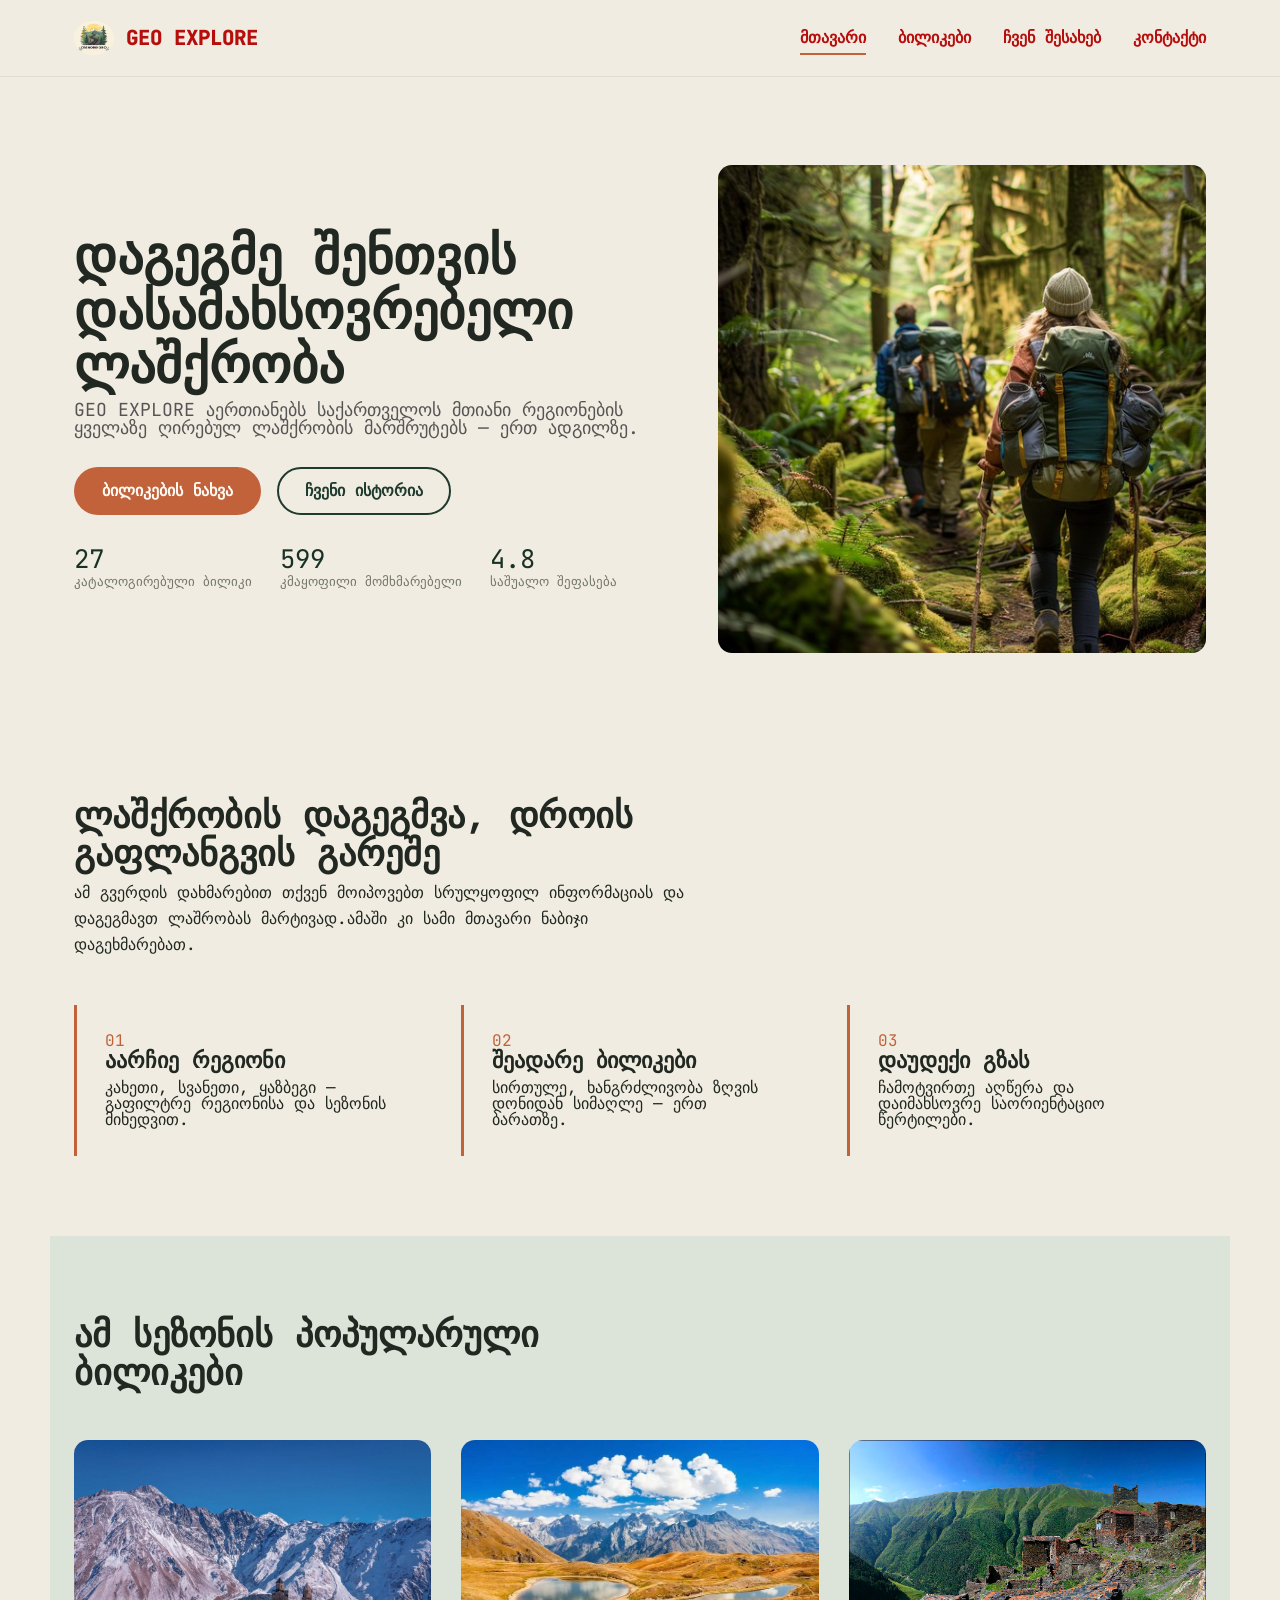
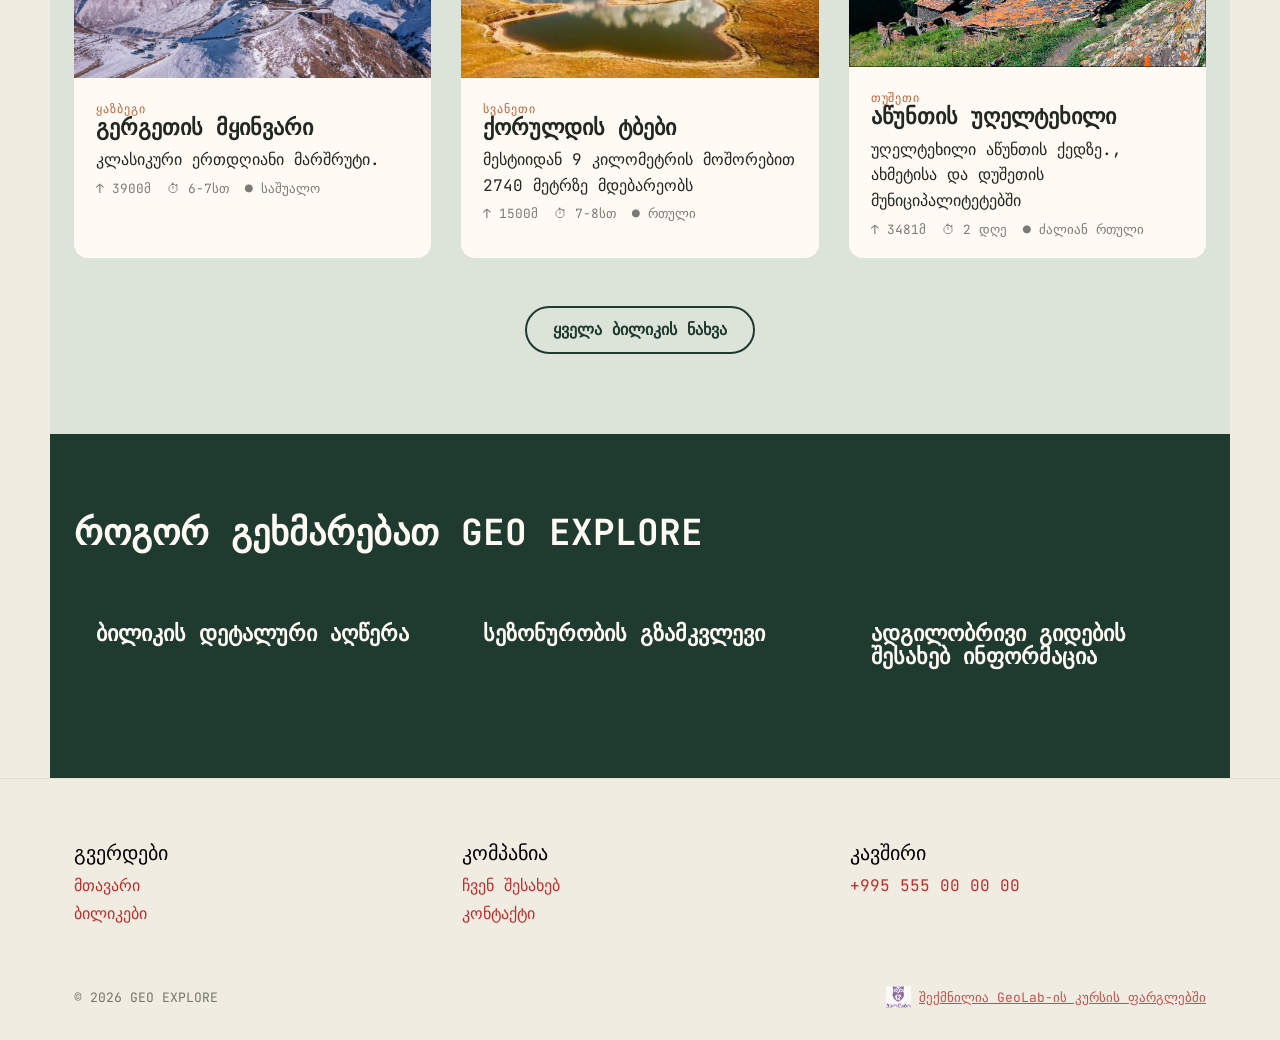
<file: index.html>
<!doctype html>
<html lang="en">
  <head>
    <meta charset="UTF-8" />
    <meta name="viewport" content="width=device-width, initial-scale=1.0" />
    <title>GEO EXPLORE</title>
    <link rel="stylesheet" href="./css/reset.css" />
    <link rel="stylesheet" href="./css/style.css" />
  </head>
  <body>
    <header class="site-header">
      <nav class="nav">
        <a href="index.html" class="brand">
          <img class="logo" src="./images/logo.png" alt="logo" />
          <span>GEO EXPLORE</span>
        </a>
        <input type="checkbox" id="navToggle" class="nav-toggle" />

        <ul class="nav__links" id="navLinks">
          <li><a href="index.html" class="active">მთავარი</a></li>
          <li><a href="destinations.html">ბილიკები</a></li>
          <li><a href="about.html">ჩვენ შესახებ</a></li>
          <li><a href="contact.html">კონტაქტი</a></li>
        </ul>
        <label for="navToggle" class="burger" aria-label="მენიუს გახსნა">
          <span></span>
          <span></span>
          <span></span>
        </label>
      </nav>
    </header>

    <main>
      <section class="hero">
        <div>
          <h1>დაგეგმე შენთვის დასამახსოვრებელი<br />ლაშქრობა</h1>
          <p class="hero-text">
            GEO EXPLORE აერთიანებს საქართველოს მთიანი რეგიონების ყველაზე ღირებულ
            ლაშქრობის მარშრუტებს — ერთ ადგილზე.
          </p>
          <div class="hero-positions">
            <a href="destinations.html" class="btn btn--primary"
              >ბილიკების ნახვა</a
            >
            <a href="about.html" class="btn btn--secondary">ჩვენი ისტორია</a>
          </div>
          <div class="stats-row">
            <div class="stats"><b>27</b><span>კატალოგირებული ბილიკი</span></div>
            <div class="stats">
              <b>599</b><span>კმაყოფილი მომხმარებელი</span>
            </div>
            <div class="stats"><b>4.8</b><span>საშუალო შეფასება</span></div>
          </div>
        </div>
        <div class="hero__img">
          <img src="./images/heroimg.jpg" alt="main-img" />
        </div>
      </section>

      <section class="section">
        <div class="section-head">
          <h2>ლაშქრობის დაგეგმვა, დროის გაფლანგვის გარეშე</h2>
          <p class="lede">
            ამ გვერდის დახმარებით თქვენ მოიპოვებთ სრულყოფილ ინფორმაციას და
            დაგეგმავთ ლაშრობას მარტივად.ამაში კი სამი მთავარი ნაბიჯი
            დაგეხმარებათ.
          </p>
        </div>
        <div class="steps">
          <div class="step">
            <b>01</b>
            <h3>აარჩიე რეგიონი</h3>
            <p>
              კახეთი, სვანეთი, ყაზბეგი — გაფილტრე რეგიონისა და სეზონის მიხედვით.
            </p>
          </div>
          <div class="step">
            <b>02</b>
            <h3>შეადარე ბილიკები</h3>
            <p>სირთულე, ხანგრძლივობა ზღვის დონიდან სიმაღლე — ერთ ბარათზე.</p>
          </div>
          <div class="step">
            <b>03</b>
            <h3>დაუდექი გზას</h3>
            <p>ჩამოტვირთე აღწერა და დაიმახსოვრე საორიენტაციო წერტილები.</p>
          </div>
        </div>
      </section>

      <section class="section section--mist">
        <div class="section-head">
          <h2>ამ სეზონის პოპულარული ბილიკები</h2>
        </div>
        <div class="grid">
          <article class="card">
            <img class="card-img" src="./images/gergeti.jpg" alt="გერგეთი" />
            <div class="card__body">
              <span class="card__tag">ყაზბეგი</span>
              <h3>გერგეთის მყინვარი</h3>
              <p class="lede">კლასიკური ერთდღიანი მარშრუტი.</p>
              <div class="card__footer">
                <span>↑ 3900მ</span><span>⏱ 6-7სთ</span><span>● საშუალო</span>
              </div>
            </div>
          </article>
          <article class="card">
            <img
              class="card-img"
              src="./images/koruldi-lake.jpg"
              alt="კორულდის ტბები"
            />
            <div class="card__body">
              <span class="card__tag">სვანეთი</span>
              <h3>ქორულდის ტბები</h3>
              <p class="lede">
                მესტიიდან 9 კილომეტრის მოშორებით 2740 მეტრზე მდებარეობს
              </p>
              <div class="card__footer">
                <span>↑ 1500მ</span><span>⏱ 7-8სთ</span><span>● რთული</span>
              </div>
            </div>
          </article>
          <article class="card">
            <img src="./images/atsundi.jpg" alt="" />
            <div class="card__body">
              <span class="card__tag">თუშეთი</span>
              <h3>აწუნთის უღელტეხილი</h3>
              <p class="lede">
                უღელტეხილი აწუნთის ქედზე., ახმეტისა და დუშეთის მუნიციპალიტეტებში
              </p>
              <div class="card__footer">
                <span>↑ 3481მ</span><span>⏱ 2 დღე</span
                ><span>● ძალიან რთული</span>
              </div>
            </div>
          </article>
        </div>
        <div style="text-align: center; margin-top: 48px">
          <a href="destinations.html" class="btn btn--secondary"
            >ყველა ბილიკის ნახვა</a
          >
        </div>
      </section>

      <section class="section section--dark">
        <div class="section-head">
          <h2>როგორ გეხმარებათ GEO EXPLORE</h2>
        </div>
        <div class="grid">
          <div class="card__body">
            <h3>ბილიკის დეტალური აღწერა</h3>
          </div>

          <div class="card__body">
            <h3>სეზონურობის გზამკვლევი</h3>
          </div>

          <div class="card__body">
            <h3>ადგილობრივი გიდების შესახებ ინფორმაცია</h3>
          </div>
        </div>
      </section>
    </main>

    <footer class="site-footer">
      <div class="footer-grid">
        <div>
          <h4 class="footer-headline">გვერდები</h4>
          <a href="index.html">მთავარი</a>
          <a href="destinations.html">ბილიკები</a>
        </div>
        <div>
          <h4 class="footer-headline">კომპანია</h4>
          <a href="about.html">ჩვენ შესახებ</a>
          <a href="contact.html">კონტაქტი</a>
        </div>
        <div>
          <h4 class="footer-headline">კავშირი</h4>

          <a href="tel:+995555000000">+995 555 00 00 00</a>
        </div>
      </div>
      <div class="footer-bottom">
        <span>© 2026 GEO EXPLORE </span>
        <a
          style="text-decoration: underline"
          class="geolab-credit"
          href="https://geolab.edu.ge"
        >
          <img
            src="./images/Screenshot 2026-07-01 at 22.30.19.png"
            alt="geolab"
          />
          შექმნილია GeoLab-ის კურსის ფარგლებში
        </a>
      </div>
    </footer>
  </body>
</html>
</file>
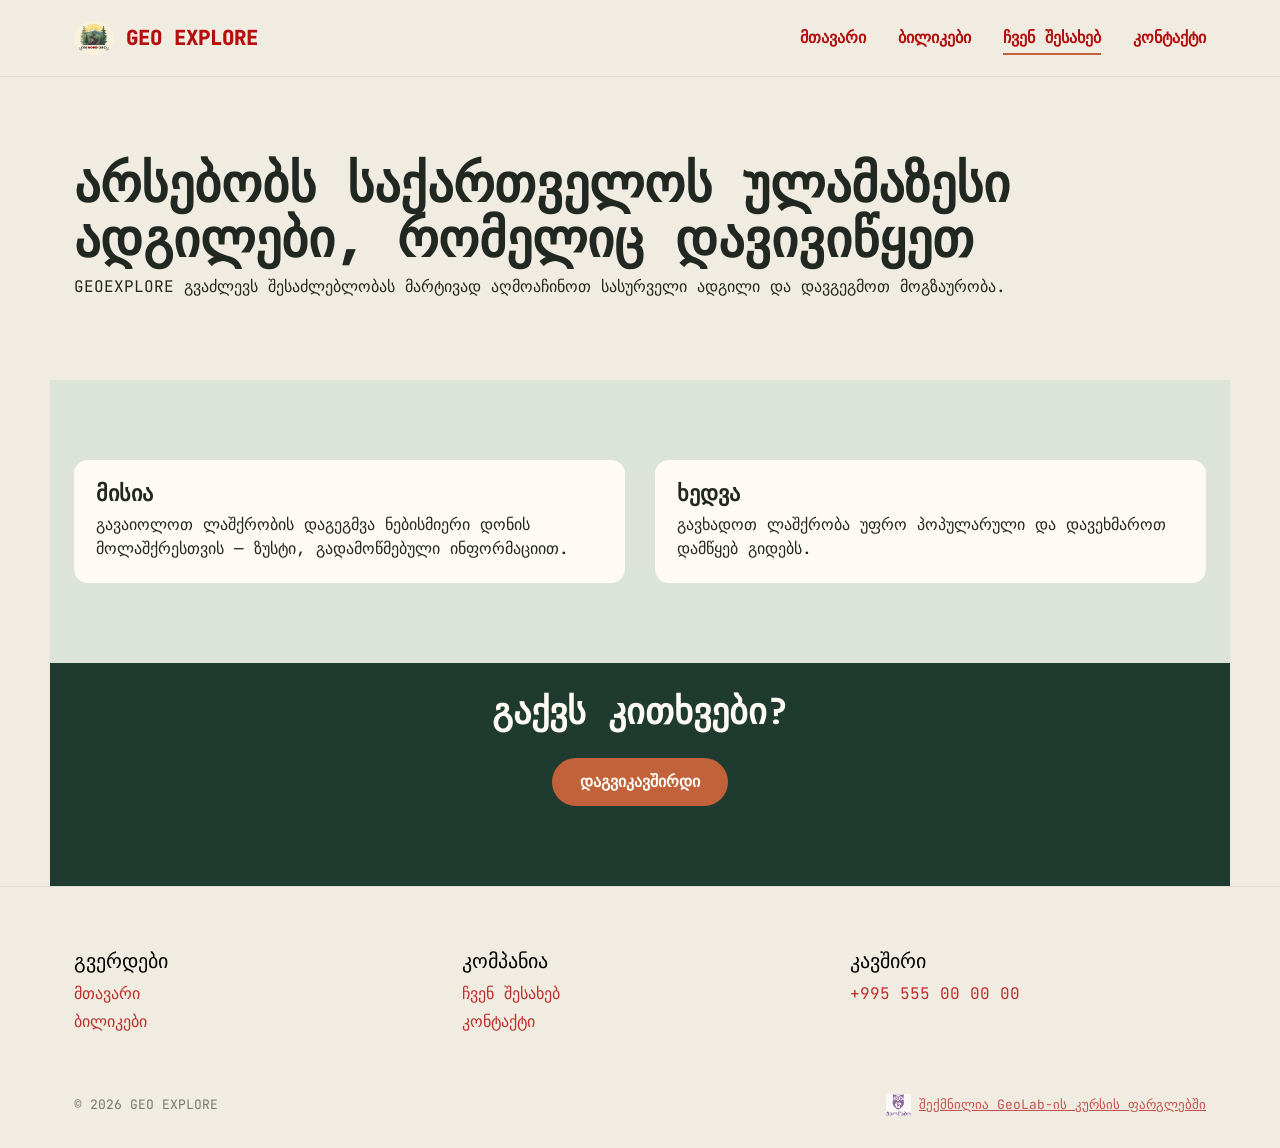
<file: about.html>
<!doctype html>
<html lang="en">
  <head>
    <meta charset="UTF-8" />
    <meta name="viewport" content="width=device-width, initial-scale=1.0" />
    <title>GEO EXPLORE</title>
    <link rel="stylesheet" href="./css/reset.css" />
    <link rel="stylesheet" href="./css/style.css" />
  </head>
  <body>
    <header class="site-header">
      <nav class="nav">
        <a href="index.html" class="brand">
          <img class="logo" src="./images/logo.png" alt="logo" />
          <span>GEO EXPLORE</span>
        </a>
        <input type="checkbox" id="navToggle" class="nav-toggle" />

        <ul class="nav__links" id="navLinks">
          <li><a href="index.html">მთავარი</a></li>
          <li><a href="destinations.html">ბილიკები</a></li>
          <li><a href="about.html" class="active">ჩვენ შესახებ</a></li>
          <li><a href="contact.html">კონტაქტი</a></li>
        </ul>
        <label for="navToggle" class="burger" aria-label="მენიუს გახსნა">
          <span></span>
          <span></span>
          <span></span>
        </label>
      </nav>
    </header>

    <main>
      <section class="section">
        <h1>არსებობს საქართველოს ულამაზესი ადგილები, რომელიც დავივიწყეთ</h1>
        <p class="lede">
          GEOEXPLORE გვაძლევს შესაძლებლობას მარტივად აღმოაჩინოთ სასურველი ადგილი
          და დავგეგმოთ მოგზაურობა.
        </p>
      </section>

      <section class="section section--mist">
        <div class="grid" style="grid-template-columns: 1fr 1fr">
          <article class="card">
            <div class="card__body">
              <h3>მისია</h3>
              <p style="line-height: 1.5">
                გავაიოლოთ ლაშქრობის დაგეგმვა ნებისმიერი დონის მოლაშქრესთვის —
                ზუსტი, გადამოწმებული ინფორმაციით.
              </p>
            </div>
          </article>
          <article class="card">
            <div class="card__body">
              <h3>ხედვა</h3>
              <p style="line-height: 1.5">
                გავხადოთ ლაშქრობა უფრო პოპულარული და დავეხმაროთ დამწყებ გიდებს.
              </p>
            </div>
          </article>
        </div>
      </section>

      <section
        class="section section--dark"
        style="text-align: center; padding-top: 30px"
      >
        <h2 style="color: #fffaf3">გაქვს კითხვები?</h2>
        <a
          href="contact.html"
          class="btn btn--primary"
          style="margin-top: 1.2em"
          >დაგვიკავშირდი</a
        >
      </section>
    </main>

    <footer class="site-footer">
      <div class="footer-grid">
        <div>
          <h4 class="footer-headline">გვერდები</h4>
          <a href="index.html">მთავარი</a>
          <a href="destinations.html">ბილიკები</a>
        </div>
        <div>
          <h4 class="footer-headline">კომპანია</h4>
          <a href="about.html">ჩვენ შესახებ</a>
          <a href="contact.html">კონტაქტი</a>
        </div>
        <div>
          <h4 class="footer-headline">კავშირი</h4>

          <a href="tel:+995555000000">+995 555 00 00 00</a>
        </div>
      </div>
      <div class="footer-bottom">
        <span>© 2026 GEO EXPLORE </span>
        <a
          style="text-decoration: underline"
          class="geolab-credit"
          href="https://geolab.edu.ge"
        >
          <img
            src="./images/Screenshot 2026-07-01 at 22.30.19.png"
            alt="geolab"
          />
          შექმნილია GeoLab-ის კურსის ფარგლებში
        </a>
      </div>
    </footer>
  </body>
</html>
</file>
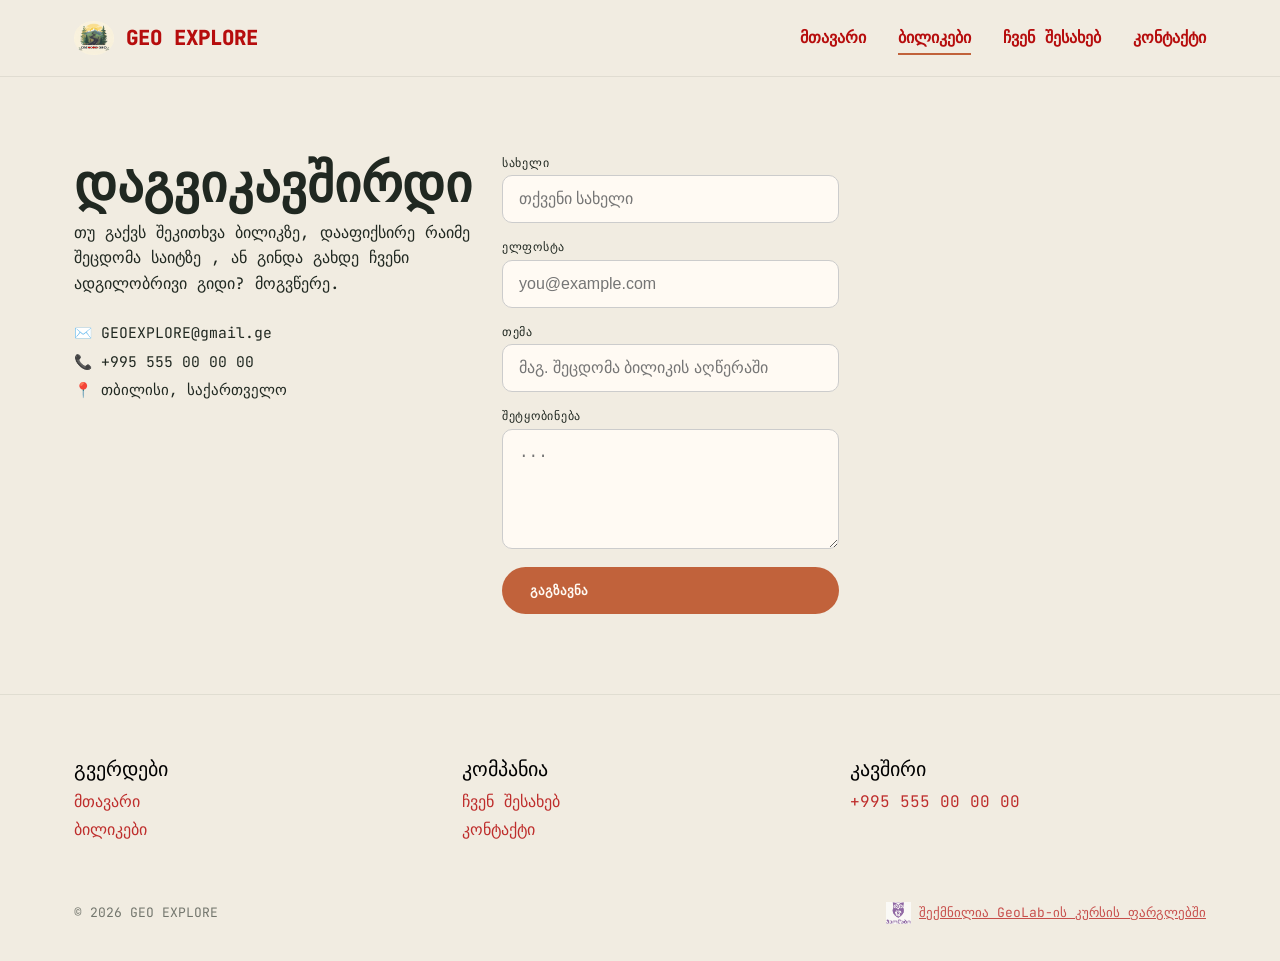
<file: contact.html>
<!doctype html>
<html lang="en">
  <head>
    <meta charset="UTF-8" />
    <meta name="viewport" content="width=device-width, initial-scale=1.0" />
    <title>GEO EXPLORE</title>
    <link rel="stylesheet" href="./css/reset.css" />
    <link rel="stylesheet" href="./css/style.css" />
  </head>
  <body>
    <header class="site-header">
      <nav class="nav">
        <a href="index.html" class="brand">
          <img class="logo" src="./images/logo.png" alt="logo" />
          <span>GEO EXPLORE</span>
        </a>
        <input type="checkbox" id="navToggle" class="nav-toggle" />

        <ul class="nav__links" id="navLinks">
          <li><a href="index.html">მთავარი</a></li>
          <li><a href="destinations.html" class="active">ბილიკები</a></li>
          <li><a href="about.html">ჩვენ შესახებ</a></li>
          <li><a href="contact.html">კონტაქტი</a></li>
        </ul>
        <label for="navToggle" class="burger" aria-label="მენიუს გახსნა">
          <span></span>
          <span></span>
          <span></span>
        </label>
      </nav>
    </header>

    <main>
      <section class="section">
        <div class="grid">
          <div>
            <h1>დაგვიკავშირდი</h1>
            <p class="lede">
              თუ გაქვს შეკითხვა ბილიკზე, დააფიქსირე რაიმე შეცდომა საიტზე , ან
              გინდა გახდე ჩვენი ადგილობრივი გიდი? მოგვწერე.
            </p>

            <ul
              style="
                margin-top: 2em;
                display: grid;
                gap: 14px;
                font-family: &quot;JetBrains Mono&quot;, monospace;
                font-size: 0.92rem;
              "
            >
              <li>✉️ GEOEXPLORE@gmail.ge</li>
              <li>📞 +995 555 00 00 00</li>
              <li>📍 თბილისი, საქართველო</li>
            </ul>
          </div>

          <form class="form" id="contactForm">
            <div class="field">
              <label for="name">სახელი</label>
              <input
                type="text"
                id="name"
                name="name"
                placeholder="თქვენი სახელი"
                required
              />
            </div>
            <div class="field">
              <label for="email">ელფოსტა</label>
              <input
                type="email"
                id="email"
                name="email"
                placeholder="you@example.com"
                required
              />
            </div>
            <div class="field">
              <label for="topic">თემა</label>
              <input
                type="text"
                id="topic"
                name="topic"
                placeholder="მაგ. შეცდომა ბილიკის აღწერაში"
              />
            </div>
            <div class="field">
              <label for="message">შეტყობინება</label>
              <textarea
                id="message"
                name="message"
                rows="5"
                placeholder="..."
                required
              ></textarea>
            </div>
            <button type="submit" class="btn btn--primary">გაგზავნა</button>
          </form>
        </div>
      </section>
    </main>

    <footer class="site-footer">
      <div class="footer-grid">
        <div>
          <h4 class="footer-headline">გვერდები</h4>
          <a href="index.html">მთავარი</a>
          <a href="destinations.html">ბილიკები</a>
        </div>
        <div>
          <h4 class="footer-headline">კომპანია</h4>
          <a href="about.html">ჩვენ შესახებ</a>
          <a href="contact.html">კონტაქტი</a>
        </div>
        <div>
          <h4 class="footer-headline">კავშირი</h4>

          <a href="tel:+995555000000">+995 555 00 00 00</a>
        </div>
      </div>
      <div class="footer-bottom">
        <span>© 2026 GEO EXPLORE </span>
        <a
          style="text-decoration: underline"
          class="geolab-credit"
          href="https://geolab.edu.ge"
        >
          <img
            src="./images/Screenshot 2026-07-01 at 22.30.19.png"
            alt="geolab"
          />
          შექმნილია GeoLab-ის კურსის ფარგლებში
        </a>
      </div>
    </footer>
  </body>
</html>
</file>
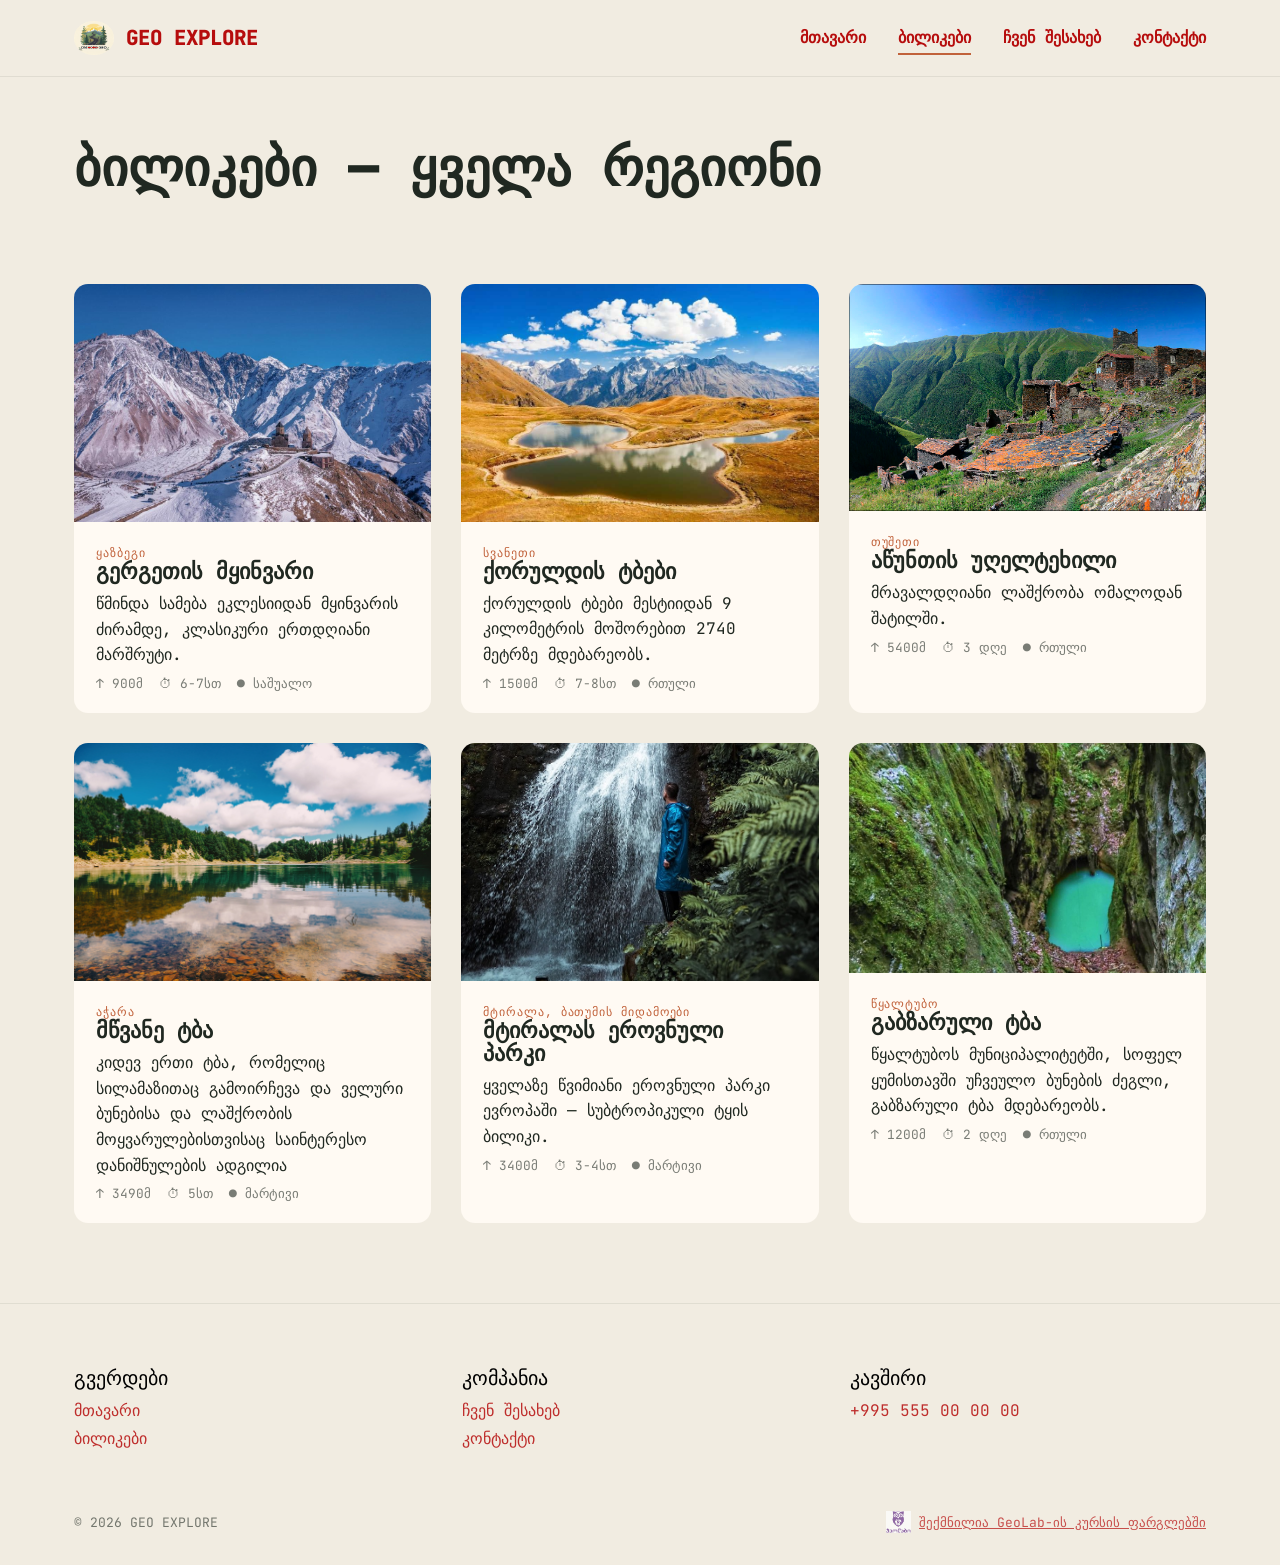
<file: destinations.html>
<!doctype html>
<html lang="en">
  <head>
    <meta charset="UTF-8" />
    <meta name="viewport" content="width=device-width, initial-scale=1.0" />
    <title>GEO EXPLORE</title>
    <link rel="stylesheet" href="./css/reset.css" />
    <link rel="stylesheet" href="./css/style.css" />
  </head>
  <body>
    <header class="site-header">
      <nav class="nav">
        <a href="index.html" class="brand">
          <img class="logo" src="./images/logo.png" alt="logo" />
          <span>GEO EXPLORE</span>
        </a>
        <input type="checkbox" id="navToggle" class="nav-toggle" />

        <ul class="nav__links" id="navLinks">
          <li><a href="index.html">მთავარი</a></li>
          <li><a href="destinations.html" class="active">ბილიკები</a></li>
          <li><a href="about.html">ჩვენ შესახებ</a></li>
          <li><a href="contact.html">კონტაქტი</a></li>
        </ul>
        <label for="navToggle" class="burger" aria-label="მენიუს გახსნა">
          <span></span>
          <span></span>
          <span></span>
        </label>
      </nav>
    </header>

    <main>
      <section class="section" style="padding-top: 64px">
        <h1>ბილიკები — ყველა რეგიონი</h1>
      </section>

      <section class="section" style="padding-top: 0">
        <div class="grid">
          <article class="card">
            <img src="./images/gergeti.jpg" alt="გერგეთი" />
            <div class="card__body">
              <span class="card__tag">ყაზბეგი</span>
              <h3>გერგეთის მყინვარი</h3>
              <p class="lede">
                წმინდა სამება ეკლესიიდან მყინვარის ძირამდე, კლასიკური ერთდღიანი
                მარშრუტი.
              </p>
              <div class="card__footer">
                <span>↑ 900მ</span><span>⏱ 6-7სთ</span><span>● საშუალო</span>
              </div>
            </div>
          </article>

          <article class="card reveal">
            <img src="./images/koruldi-lake.jpg" alt="კორულდის ტბები" />
            <div class="card__body">
              <span class="card__tag">სვანეთი</span>
              <h3>ქორულდის ტბები</h3>
              <p class="lede">
                ქორულდის ტბები მესტიიდან 9 კილომეტრის მოშორებით 2740 მეტრზე
                მდებარეობს.
              </p>
              <div class="card__footer">
                <span>↑ 1500მ</span><span>⏱ 7-8სთ</span><span>● რთული</span>
              </div>
            </div>
          </article>

          <article class="card">
            <img src="./images/atsundi.jpg" alt="აწუნთის უღელტეხილი" />
            <div class="card__body">
              <span class="card__tag">თუშეთი</span>
              <h3>აწუნთის უღელტეხილი</h3>
              <p class="lede">მრავალდღიანი ლაშქრობა ომალოდან შატილში.</p>
              <div class="card__footer">
                <span>↑ 5400მ</span><span>⏱ 3 დღე</span><span>● რთული</span>
              </div>
            </div>
          </article>

          <article class="card">
            <img src="./images/mtsvanetba.webp" alt="მწვანეტბა" />
            <div class="card__body">
              <span class="card__tag">აჭარა</span>
              <h3>მწვანე ტბა</h3>
              <p class="lede">
                კიდევ ერთი ტბა, რომელიც სილამაზითაც გამოირჩევა და ველური
                ბუნებისა და ლაშქრობის მოყვარულებისთვისაც საინტერესო დანიშნულების
                ადგილია
              </p>
              <div class="card__footer">
                <span>↑ 3490მ</span><span>⏱ 5სთ</span><span>● მარტივი</span>
              </div>
            </div>
          </article>

          <article class="card">
            <img src="./images/მტირალა.jpg" alt="მტირალა" />
            <div class="card__body">
              <span class="card__tag">მტირალა, ბათუმის მიდამოები</span>
              <h3>მტირალას ეროვნული პარკი</h3>
              <p class="lede">
                ყველაზე წვიმიანი ეროვნული პარკი ევროპაში — სუბტროპიკული ტყის
                ბილიკი.
              </p>
              <div class="card__footer">
                <span>↑ 3400მ</span><span>⏱ 3-4სთ</span><span>● მარტივი</span>
              </div>
            </div>
          </article>

          <article class="card">
            <img src="./images/60141_1-2504846270.jpg" alt="გაბზარული ტბა" />
            <div class="card__body">
              <span class="card__tag">წყალტუბო</span>
              <h3>გაბზარული ტბა</h3>
              <p class="lede">
                წყალტუბოს მუნიციპალიტეტში, სოფელ ყუმისთავში უჩვეულო ბუნების
                ძეგლი, გაბზარული ტბა მდებარეობს.
              </p>
              <div class="card__footer">
                <span>↑ 1200მ</span><span>⏱ 2 დღე</span><span>● რთული</span>
              </div>
            </div>
          </article>
        </div>
      </section>
    </main>

    <footer class="site-footer">
      <div class="footer-grid">
        <div>
          <h4 class="footer-headline">გვერდები</h4>
          <a href="index.html">მთავარი</a>
          <a href="destinations.html">ბილიკები</a>
        </div>
        <div>
          <h4 class="footer-headline">კომპანია</h4>
          <a href="about.html">ჩვენ შესახებ</a>
          <a href="contact.html">კონტაქტი</a>
        </div>
        <div>
          <h4 class="footer-headline">კავშირი</h4>

          <a href="tel:+995555000000">+995 555 00 00 00</a>
        </div>
      </div>
      <div class="footer-bottom">
        <span>© 2026 GEO EXPLORE </span>
        <a
          style="text-decoration: underline"
          class="geolab-credit"
          href="https://geolab.edu.ge"
        >
          <img
            src="./images/Screenshot 2026-07-01 at 22.30.19.png"
            alt="geolab"
          />
          შექმნილია GeoLab-ის კურსის ფარგლებში
        </a>
      </div>
    </footer>
  </body>
</html>
</file>
<file: css/style.css>
@import url("https://fonts.googleapis.com/css2?family=JetBrains+Mono:wght@400;600;700&display=swap");

body {
  color: #202821;
  background: #f1ece1;
  font-family: "JetBrains Mono", monospace;
}
.logo {
  width: 40px;
  height: 100%;
}

img {
  max-width: 100%;
  display: block;
}
a {
  color: rgb(182, 13, 13);
}
h1,
h2,
h3 {
  line-height: 1.05;
  margin-bottom: 8px;
}

h1 {
  font-size: 52px;
  font-weight: 800;
}

h2 {
  font-size: 36px;
  font-weight: 700;
}

h3 {
  font-size: 22px;
  font-weight: 700;
}

.hero-text {
  font-size: 18px;
  color: #555;
  max-width: 700px;
}
.hero-positions {
  display: flex;
  gap: 16px;
  margin-top: 30px;
  flex-wrap: wrap;
}
.lede {
  line-height: 1.6;
}

.btn {
  display: inline-flex;
  align-items: center;
  gap: 8px;
  padding: 14px 26px;
  border-radius: 50px;
  font-weight: 600;
  border: 2px solid transparent;
  cursor: pointer;
  transition: 0.3s;
}
.btn--primary {
  background: #c1623b;
  color: #fffaf3;
}

.btn--primary:hover {
  background: rgb(161.7523809524, 82.1333333333, 49.4476190476);
  transform: translateY(-2px);
}

.btn--secondary {
  border-color: #1f3a2e;
  color: #1f3a2e;
  background: transparent;
}

.btn--secondary:hover {
  background: #1f3a2e;
  color: #fffaf3;
  transform: translateY(-2px);
}

.site-header {
  position: sticky;
  top: 0;
  z-index: 50;
  background: rgba(241, 236, 225, 0.92);
  backdrop-filter: blur(8px);
  border-bottom: 1px solid rgba(32, 40, 33, 0.08);
}

.nav {
  max-width: 1180px;
  margin: 0 auto;
  padding: 0 24px;
  display: flex;
  align-items: center;
  justify-content: space-between;
  height: 76px;
}

.brand {
  display: flex;
  align-items: center;
  gap: 0.6em;

  font-weight: 800;
  font-size: 1.3rem;
}

.nav__links {
  display: flex;
  gap: 2em;
  font-weight: 600;
}

.nav__links a {
  position: relative;
  padding: 0.2em 0;
}

.nav__links a::after {
  content: "";
  position: absolute;
  left: 0;
  bottom: -4px;
  height: 2px;
  width: 0%;
  background: #c1623b;
  transition: width 0.25s cubic-bezier(0.4, 0, 0.2, 1);
}

.nav__links a:hover::after,
.nav__links a.active::after {
  width: 100%;
}

.nav-toggle {
  position: absolute;
  opacity: 0;
  pointer-events: none;
}

.burger {
  display: none;
  flex-direction: column;
  gap: 5px;
  cursor: pointer;
  background: none;
  border: 0;
  padding: 6px;
}

.burger span {
  width: 26px;
  height: 2px;
  background: #202821;
  transition:
    transform 0.25s cubic-bezier(0.4, 0, 0.2, 1),
    opacity 0.25s cubic-bezier(0.4, 0, 0.2, 1);
}

.hero {
  max-width: 1180px;
  margin-inline: auto;
  padding-inline: 24px;
  display: grid;
  grid-template-columns: 1.1fr 0.9fr;
  gap: 48px;
  padding: 88px 24px 64px;
  align-items: center;
}

.hero__img {
  position: relative;
  border-radius: 14px;
  overflow: hidden;
  width: 100%;
}

.stats-row {
  display: flex;
  gap: 28px;
  margin-top: 2em;
  flex-wrap: wrap;
}

.stats b {
  font-size: 1.6rem;
  display: block;
  color: #1a3126;
}

.stats span {
  font-size: 0.82rem;
  color: rgba(32, 40, 33, 0.6);
}

.section {
  max-width: 1180px;
  margin-inline: auto;
  padding-inline: 24px;
  padding: 80px 24px;
}

.section--dark {
  background: #1f3a2e;
  color: #fffaf3;
}

.section--mist {
  background: #dce3d8;
}

.section-head {
  max-width: 640px;
  margin-bottom: 48px;
}

.grid {
  display: grid;
  gap: 30px;
  grid-template-columns: repeat(3, 1fr);
}

.card {
  background: #fffaf3;
  border-radius: 14px;
  overflow: hidden;
  transition: 0.3s;
}

.card:hover {
  transform: translateY(-6px);
  box-shadow: 0 10px 20px rgba(0, 0, 0, 0.15);
}

.card__body {
  padding: 22px;
}

.card__tag {
  font-family: "JetBrains Mono", monospace;
  font-size: 0.72rem;
  color: #c1623b;
  text-transform: uppercase;
  letter-spacing: 0.08em;
}

.card__footer {
  display: flex;
  gap: 16px;
  margin-top: 0.8em;

  font-size: 0.8rem;
  color: rgba(32, 40, 33, 0.6);
}

.steps {
  display: grid;
  grid-template-columns: repeat(3, 1fr);
  gap: 28px;
}

.step {
  padding: 28px;
  border-left: 3px solid #c1623b;
}

.step b {
  font-family: "JetBrains Mono", monospace;
  color: #c1623b;
}

/* forms */
.form {
  display: grid;
  gap: 18px;
  max-width: 560px;
}

.field {
  display: grid;
  gap: 6px;
}

.field label {
  font-family: "JetBrains Mono", monospace;
  font-size: 0.78rem;
  text-transform: uppercase;
  letter-spacing: 0.06em;
}

.field input,
.field textarea {
  font-size: 16px;
  padding: 14px 16px;
  border-radius: 10px;
  border: 1px solid #ccc;
  background: #fffaf3;
  resize: vertical;
  transition: 0.2s;
}

.field input:focus,
.field textarea:focus {
  outline: none;
  border-color: #c1623b;
  box-shadow: 0 0 0 3px rgba(193, 98, 59, 0.15);
}

/* footeri */
.site-footer {
  border-top: 1px solid rgba(32, 40, 33, 0.08);
  background: #f1ece1;
  color: rgba(32, 40, 33, 0.85);
}

.footer-grid {
  max-width: 1180px;
  margin-inline: auto;
  padding-inline: 24px;
  padding: 64px 24px 32px;
  display: grid;
  grid-template-columns: 1fr 1fr 1fr;
  gap: 32px;
}

.footer-headline {
  font-size: 20px;

  color: #000000;
  margin-bottom: 15px;
}

.footer-grid a {
  display: block;
  margin-bottom: 12px;
  opacity: 0.85;
  transition: opacity 0.2s;
}

.footer-grid a:hover {
  opacity: 1;
  text-decoration: underline;
}

.footer-bottom {
  max-width: 1180px;
  margin-inline: auto;
  padding-inline: 24px;
  padding: 20px 24px 32px;
  display: flex;
  justify-content: space-between;
  align-items: center;
  font-size: 13px;
  opacity: 0.7;
  flex-wrap: wrap;
  gap: 12px;
}

.geolab-credit {
  display: flex;
  align-items: center;
  gap: 8px;
}

.geolab-credit img {
  height: 22px;
  width: auto;
}

/* responsive */
@media (max-width: 1024px) {
  .hero {
    grid-template-columns: 1fr;
    padding-top: 64px;
  }
  .grid {
    grid-template-columns: repeat(2, 1fr);
  }
  .steps {
    grid-template-columns: 1fr;
  }
  .footer-grid {
    grid-template-columns: 1fr 1fr;
  }
}

@media (max-width: 768px) {
  .nav__links {
    position: fixed;
    top: 76px;
    left: 0;
    right: 0;
    background: #f1ece1;
    flex-direction: column;
    padding: 24px;
    gap: 1.2em;
    border-bottom: 1px solid rgba(32, 40, 33, 0.1);
    transform: translateY(-110%);
    transition: transform 0.3s cubic-bezier(0.4, 0, 0.2, 1);
  }
  .nav-toggle:checked ~ .nav__links {
    transform: translateY(0);
  }
  .burger {
    display: flex;
  }
  .grid {
    grid-template-columns: 1fr;
  }
  .section {
    padding: 56px 20px;
  }
}

@media (max-width: 480px) {
  .nav {
    height: 64px;
  }
  .hero {
    padding-top: 40px;
  }
  .stats-row {
    gap: 18px;
  }
  .footer-bottom {
    flex-direction: column;
    align-items: flex-start;
  }
}

@media (max-width: 320px) {
  h1 {
    font-size: 2rem;
  }
  .btn {
    padding: 0.7em 1.2em;
    font-size: 0.92rem;
  }
}
</file>
